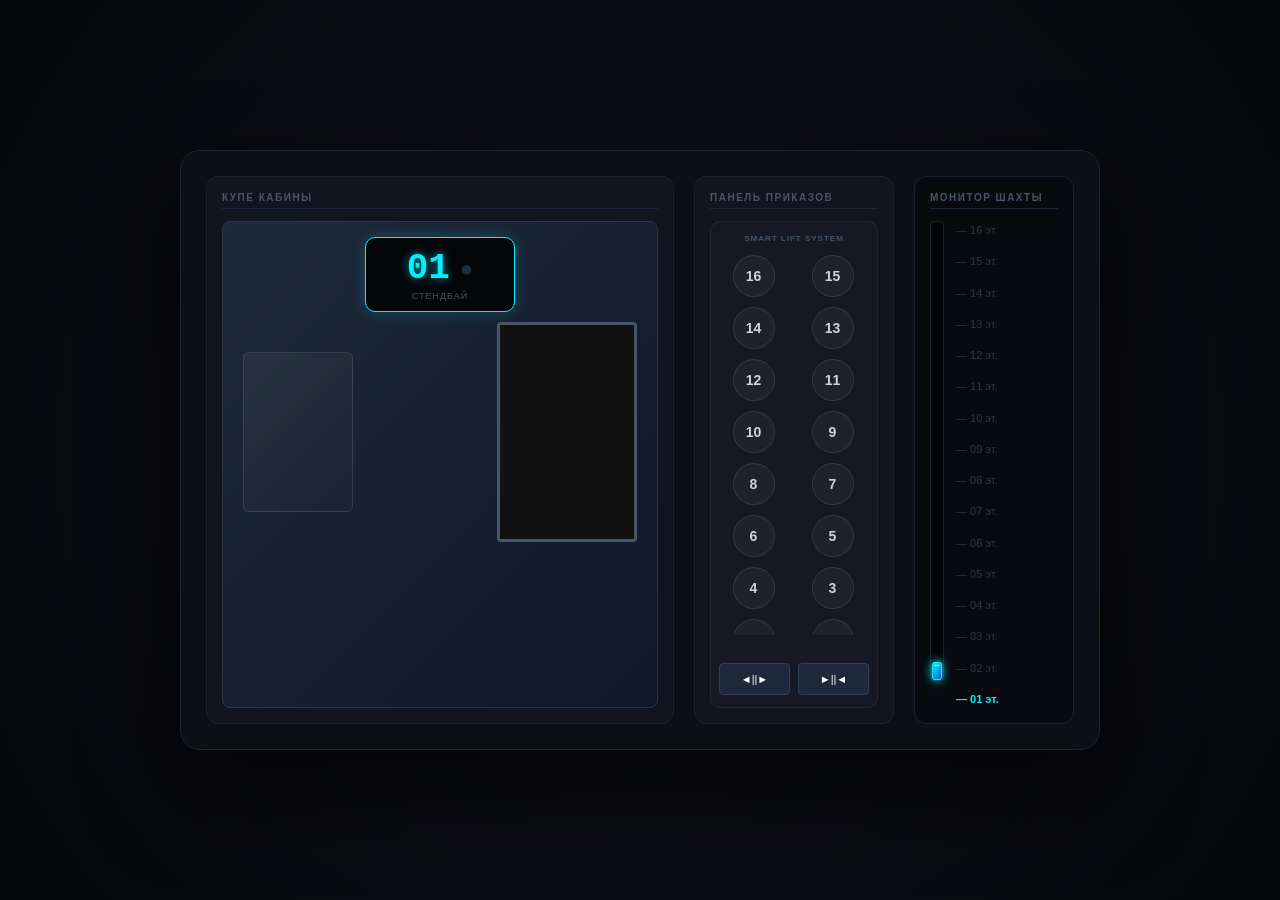
<file: index.html>
<!DOCTYPE html>
<html lang="ru">
<head>
    <meta charset="UTF-8">
    <meta name="viewport" content="width=device-width, initial-scale=1.0">
    <title>Интерактивный Симулятор Лифта Премиум</title>
    <link rel="stylesheet" href="style.css">
</head>
<body>
    <div class="app-container">
        
        <!-- БЛОК 1: Кабина лифта и Двери (Вид изнутри) -->
        <div class="view-cabin">
            <div class="block-title">КУПЕ КАБИНЫ</div>
            <div class="cabin-interior">
                <!-- ЖК-Медиаэкран лифта -->
                <div class="media-screen">
                    <div class="media-row">
                        <div class="floor-num" id="mainDisplay">01</div>
                        <div class="arrow" id="mainArrow">●</div>
                    </div>
                    <div class="status-text" id="statusText">СТЕНДБАЙ</div>
                </div>
                
                <!-- Зеркало в кабине -->
                <div class="mirror">
                    <div class="mirror-reflection"></div>
                </div>

                <!-- Раздвижные двери кабины -->
                <div class="doors-portal">
                    <div class="doors-wrapper" id="elevatorDoors">
                        <div class="door left-wing"></div>
                        <div class="door right-wing"></div>
                    </div>
                    <!-- Вид на стену шахты за дверями -->
                    <div class="shaft-backwall"></div>
                </div>
            </div>
        </div>

        <!-- БЛОК 2: Сенсорная Панель Приказов (Всегда доступна) -->
        <div class="view-panel">
            <div class="block-title">ПАНЕЛЬ ПРИКАЗОВ</div>
            <div class="touch-panel">
                <div class="panel-header">SMART LIFT SYSTEM</div>
                
                <!-- Сетка круглых кнопок 1-16 -->
                <div class="buttons-grid" id="buttonsGrid"></div>
                
                <!-- Сервисные кнопки -->
                <div class="service-buttons">
                    <button class="btn-service" id="btnOpen">◄||►</button>
                    <button class="btn-service" id="btnClose">►||◄</button>
                </div>
            </div>
        </div>

        <!-- БЛОК 3: Монитор Шахты (Как на вашем скриншоте) -->
        <div class="view-shaft-schema">
            <div class="block-title">МОНИТОР ШАХТЫ</div>
            <div class="shaft-container">
                <div class="shaft-rail">
                    <div class="mini-car" id="miniCar">
                        <div class="mini-car-light"></div>
                    </div>
                </div>
                <div class="floor-labels" id="floorLabels"></div>
            </div>
        </div>

    </div>
    <script src="script.js"></script>
</body>
</html>
</file>
<file: style.css>
* {
    box-sizing: border-box;
    margin: 0;
    padding: 0;
    font-family: -apple-system, BlinkMacSystemFont, "Segoe UI", Roboto, sans-serif;
}

body {
    background: radial-gradient(circle at center, #11131c 0%, #06070a 100%);
    display: flex;
    justify-content: center;
    align-items: center;
    height: 100vh;
    color: #e2e8f0;
    overflow: hidden;
}

.app-container {
    display: flex;
    gap: 20px;
    background: #0d0f16;
    padding: 25px;
    border-radius: 20px;
    border: 1px solid #1f2436;
    box-shadow: 0 40px 90px rgba(0, 0, 0, 0.8);
    width: 920px;
    height: 600px;
}

.block-title {
    font-size: 10px;
    font-weight: 700;
    color: #475569;
    letter-spacing: 1.5px;
    text-transform: uppercase;
    margin-bottom: 12px;
    border-bottom: 1px solid #1f2436;
    padding-bottom: 5px;
    width: 100%;
}

/* БЛОК 1: КУПЕ КАБИНЫ */
.view-cabin {
    flex: 1.2;
    display: flex;
    flex-direction: column;
    background: #121520;
    border-radius: 12px;
    padding: 15px;
    border: 1px solid #1d2233;
    position: relative;
}

.cabin-interior {
    flex: 1;
    background: linear-gradient(135deg, #1e293b 0%, #0f172a 100%);
    border-radius: 8px;
    border: 1px solid #2d3748;
    position: relative;
    padding: 15px;
    display: flex;
    flex-direction: column;
    align-items: center;
    justify-content: space-between;
}

/* Современный медиа-экран */
.media-screen {
    width: 150px;
    background: #04060a;
    border-radius: 10px;
    padding: 10px;
    border: 1px solid #00f2ff;
    text-align: center;
    box-shadow: 0 0 15px rgba(0, 242, 255, 0.2);
}
.media-row {
    display: flex;
    justify-content: center;
    align-items: center;
    gap: 10px;
}
.floor-num {
    font-family: 'Courier New', monospace;
    font-size: 36px;
    font-weight: bold;
    color: #00f2ff;
    text-shadow: 0 0 10px rgba(0, 242, 255, 0.6);
}
.arrow { font-size: 22px; color: #222d3d; transition: color 0.2s; }
.arrow.up { color: #10b981; text-shadow: 0 0 8px #10b981; }
.arrow.down { color: #ef4444; text-shadow: 0 0 8px #ef4444; }
.status-text { font-size: 9px; color: #475569; text-transform: uppercase; margin-top: 2px; letter-spacing: 1px; }

/* Зеркало */
.mirror {
    width: 110px;
    height: 160px;
    background: linear-gradient(135deg, rgba(255,255,255,0.06) 0%, rgba(255,255,255,0.01) 100%);
    border: 1px solid rgba(255,255,255,0.1);
    border-radius: 6px;
    position: absolute;
    left: 20px;
    top: 130px;
    backdrop-filter: blur(1px);
}

/* Двери лифта */
.doors-portal {
    width: 140px;
    height: 220px;
    background: #07080c;
    border: 3px solid #475569;
    border-radius: 4px;
    position: absolute;
    right: 20px;
    top: 100px;
    overflow: hidden;
}
.doors-wrapper {
    position: absolute;
    width: 100%; height: 100%;
    display: flex;
    z-index: 5;
}
.door-wing {
    width: 50%; height: 100%;
    background: linear-gradient(90deg, #64748b 0%, #475569 50%, #334155 100%);
    border: 1px solid #1e293b;
    transition: transform 1.2s cubic-bezier(0.45, 0, 0.25, 1);
}
.doors-wrapper.open .left-wing { transform: translateX(-98%); }
.doors-wrapper.open .right-wing { transform: translateX(98%); }
.shaft-backwall { position: absolute; width: 100%; height: 100%; background: #111; z-index: 1; }


/* БЛОК 2: ПАНЕЛЬ ПРИКАЗОВ */
.view-panel {
    width: 200px;
    display: flex;
    flex-direction: column;
    background: #121520;
    border-radius: 12px;
    padding: 15px;
    border: 1px solid #1d2233;
}
.touch-panel {
    flex: 1;
    background: rgba(255,255,255,0.02);
    border: 1px solid rgba(255,255,255,0.06);
    border-radius: 10px;
    padding: 12px 8px;
    display: flex;
    flex-direction: column;
}
.panel-header { font-size: 8px; font-weight: bold; color: #475569; text-align: center; margin-bottom: 12px; letter-spacing: 1px; }

.buttons-grid {
    display: grid;
    grid-template-columns: repeat(2, 1fr);
    gap: 10px;
    overflow-y: auto;
    padding-right: 2px;
    max-height: 380px;
}
/* Абсолютно круглые, светящиеся кнопки */
.btn-floor {
    width: 42px;
    height: 42px;
    border-radius: 50%;
    background: rgba(255,255,255,0.04);
    color: #cbd5e1;
    border: 1px solid rgba(255,255,255,0.1);
    font-size: 14px;
    font-weight: 600;
    cursor: pointer;
    margin: 0 auto;
    transition: all 0.2s;
}
.btn-floor:hover { background: rgba(255,255,255,0.1); border-color: rgba(255,255,255,0.3); }
.btn-floor.active {
    background: rgba(0, 242, 255, 0.15);
    color: #00f2ff;
    border-color: #00f2ff;
    box-shadow: 0 0 12px rgba(0, 242, 255, 0.4);
    text-shadow: 0 0 4px #00f2ff;
}

.service-buttons { display: flex; gap: 8px; margin-top: auto; padding-top: 15px; }
.btn-service {
    flex: 1;
    height: 32px;
    background: #1e293b;
    border: 1px solid #334155;
    color: #fff;
    font-size: 11px;
    border-radius: 4px;
    cursor: pointer;
}
.btn-service:hover { border-color: #00f2ff; }


/* БЛОК 3: МОНИТОР ШАХТЫ */
.view-shaft-schema {
    width: 160px;
    display: flex;
    flex-direction: column;
    background: #090a10;
    border-radius: 12px;
    padding: 15px;
    border: 1px solid #1d2233;
}
.shaft-container { flex: 1; display: flex; gap: 12px; }
.shaft-rail { width: 14px; background: #040508; border: 1px solid #1a1f2c; border-radius: 4px; position: relative; height: 460px; }

.mini-car {
    width: 10px; height: 18px;
    background: linear-gradient(135deg, #00f2ff 0%, #0066cc 100%);
    border: 1px solid #00f2ff;
    border-radius: 2px;
    position: absolute; left: 1px; bottom: 0;
    transition: bottom 0.08s linear;
    box-shadow: 0 0 10px #00f2ff;
}
.mini-car-light { width: 4px; height: 1px; background: #fff; margin: 2px auto 0; }

.floor-labels { flex: 1; display: flex; flex-direction: column; justify-content: space-between; font-family: monospace; font-size: 11px; color: #2d3748; }
.floor-label-item { height: 18px; display: flex; align-items: center; }
.floor-label-item.current-at-shaft { color: #00f2ff; font-weight: bold; }
</file>
